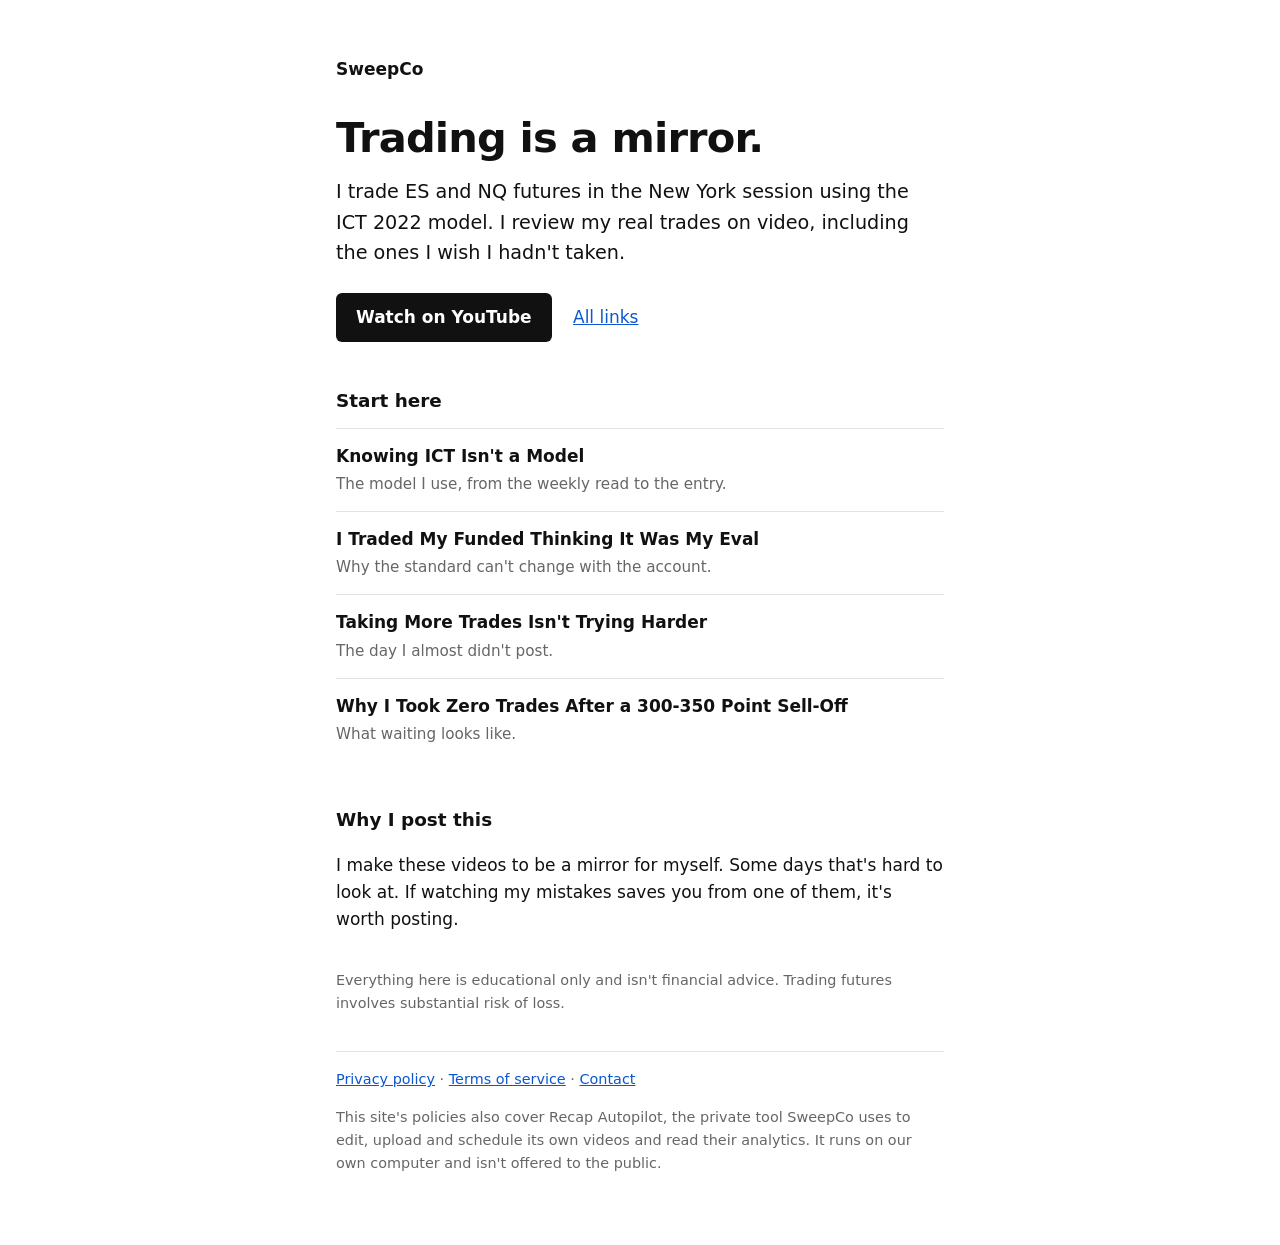
<file: index.html>
<!doctype html>
<html lang="en">
<head>
<meta charset="utf-8">
<meta name="viewport" content="width=device-width, initial-scale=1">
<title>SweepCo</title>
<meta name="description" content="Real ES and NQ futures trades reviewed honestly, mistakes included, so you can learn from them.">
<link rel="stylesheet" href="style.css">
</head>
<body>
<main>
  <p class="brand">SweepCo</p>
  <h1>Trading is a mirror.</h1>
  <p class="lead">I trade ES and NQ futures in the New York session using the ICT 2022 model. I review my real trades on video, including the ones I wish I hadn't taken.</p>
  <p><a class="button" href="https://youtube.com/@sweepcoofficial">Watch on YouTube</a> <a class="text-link" href="links.html">All links</a></p>

  <h2>Start here</h2>
  <ul class="videos">
    <li><a href="https://youtu.be/eRgahd6Irb8">Knowing ICT Isn't a Model</a><span>The model I use, from the weekly read to the entry.</span></li>
    <li><a href="https://youtu.be/vtA7BmySKdw">I Traded My Funded Thinking It Was My Eval</a><span>Why the standard can't change with the account.</span></li>
    <li><a href="https://youtu.be/fpb0hmCSx9w">Taking More Trades Isn't Trying Harder</a><span>The day I almost didn't post.</span></li>
    <li><a href="https://youtu.be/5qhmjHKMM_Y">Why I Took Zero Trades After a 300-350 Point Sell-Off</a><span>What waiting looks like.</span></li>
  </ul>

  <h2>Why I post this</h2>
  <p>I make these videos to be a mirror for myself. Some days that's hard to look at. If watching my mistakes saves you from one of them, it's worth posting.</p>

  <p class="note">Everything here is educational only and isn't financial advice. Trading futures involves substantial risk of loss.</p>

  <footer>
    <a href="privacy.html">Privacy policy</a> · <a href="terms.html">Terms of service</a> · <a href="mailto:sweepcoofficial@gmail.com">Contact</a>
    <p>This site's policies also cover Recap Autopilot, the private tool SweepCo uses to edit, upload and schedule its own videos and read their analytics. It runs on our own computer and isn't offered to the public.</p>
  </footer>
</main>
</body>
</html>
</file>
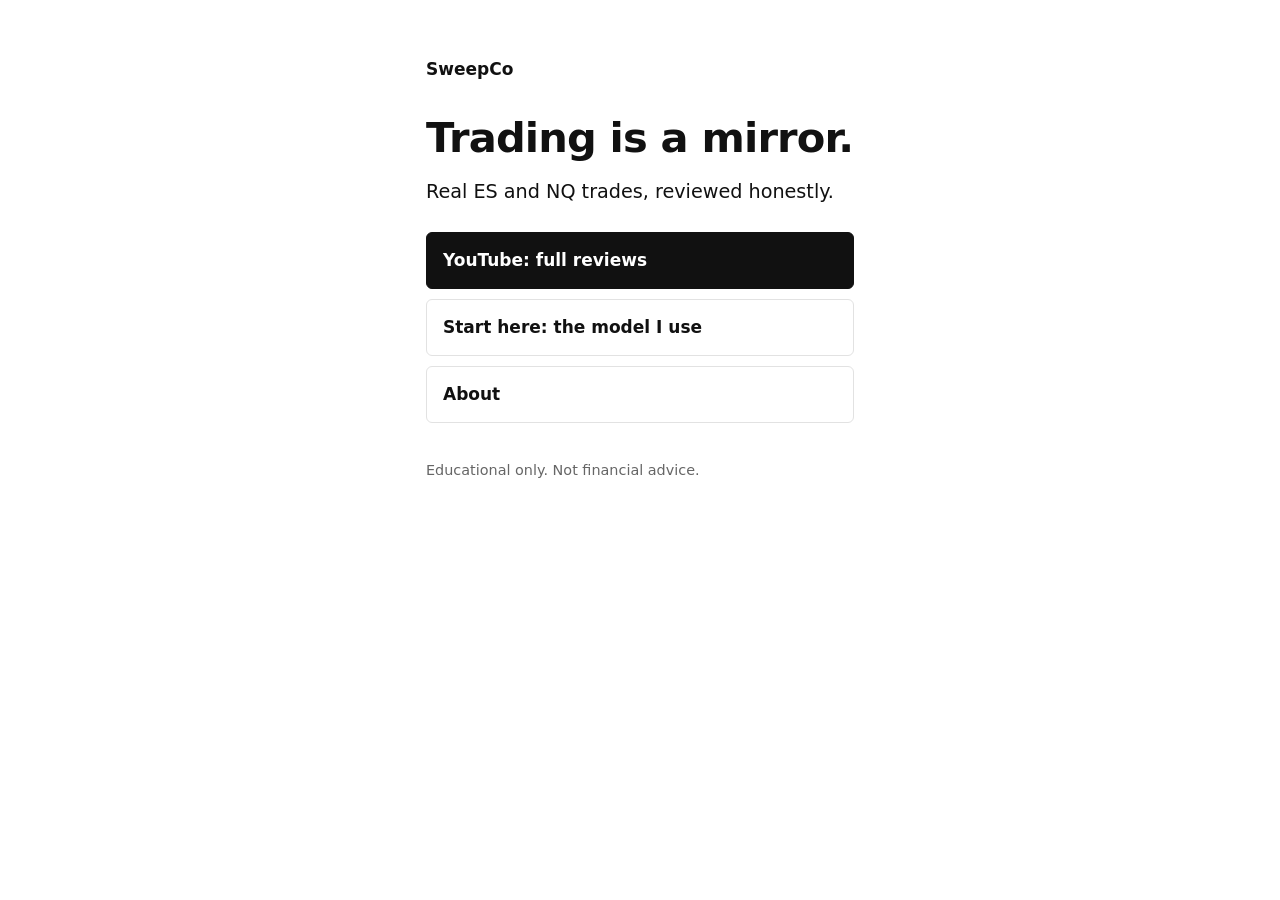
<file: links.html>
<!doctype html>
<html lang="en">
<head>
<meta charset="utf-8">
<meta name="viewport" content="width=device-width, initial-scale=1">
<title>SweepCo Links</title>
<meta name="description" content="Everywhere to find SweepCo.">
<link rel="stylesheet" href="style.css">
</head>
<body>
<main class="links">
  <p class="brand">SweepCo</p>
  <h1>Trading is a mirror.</h1>
  <p class="lead">Real ES and NQ trades, reviewed honestly.</p>
  <!-- Add each social here once its handle is confirmed. One line per account. -->
  <a class="link-row primary" href="https://youtube.com/@sweepcoofficial">YouTube: full reviews</a>
  <a class="link-row" href="https://youtu.be/eRgahd6Irb8">Start here: the model I use</a>
  <a class="link-row" href="index.html">About</a>
  <p class="note">Educational only. Not financial advice.</p>
</main>
</body>
</html>
</file>
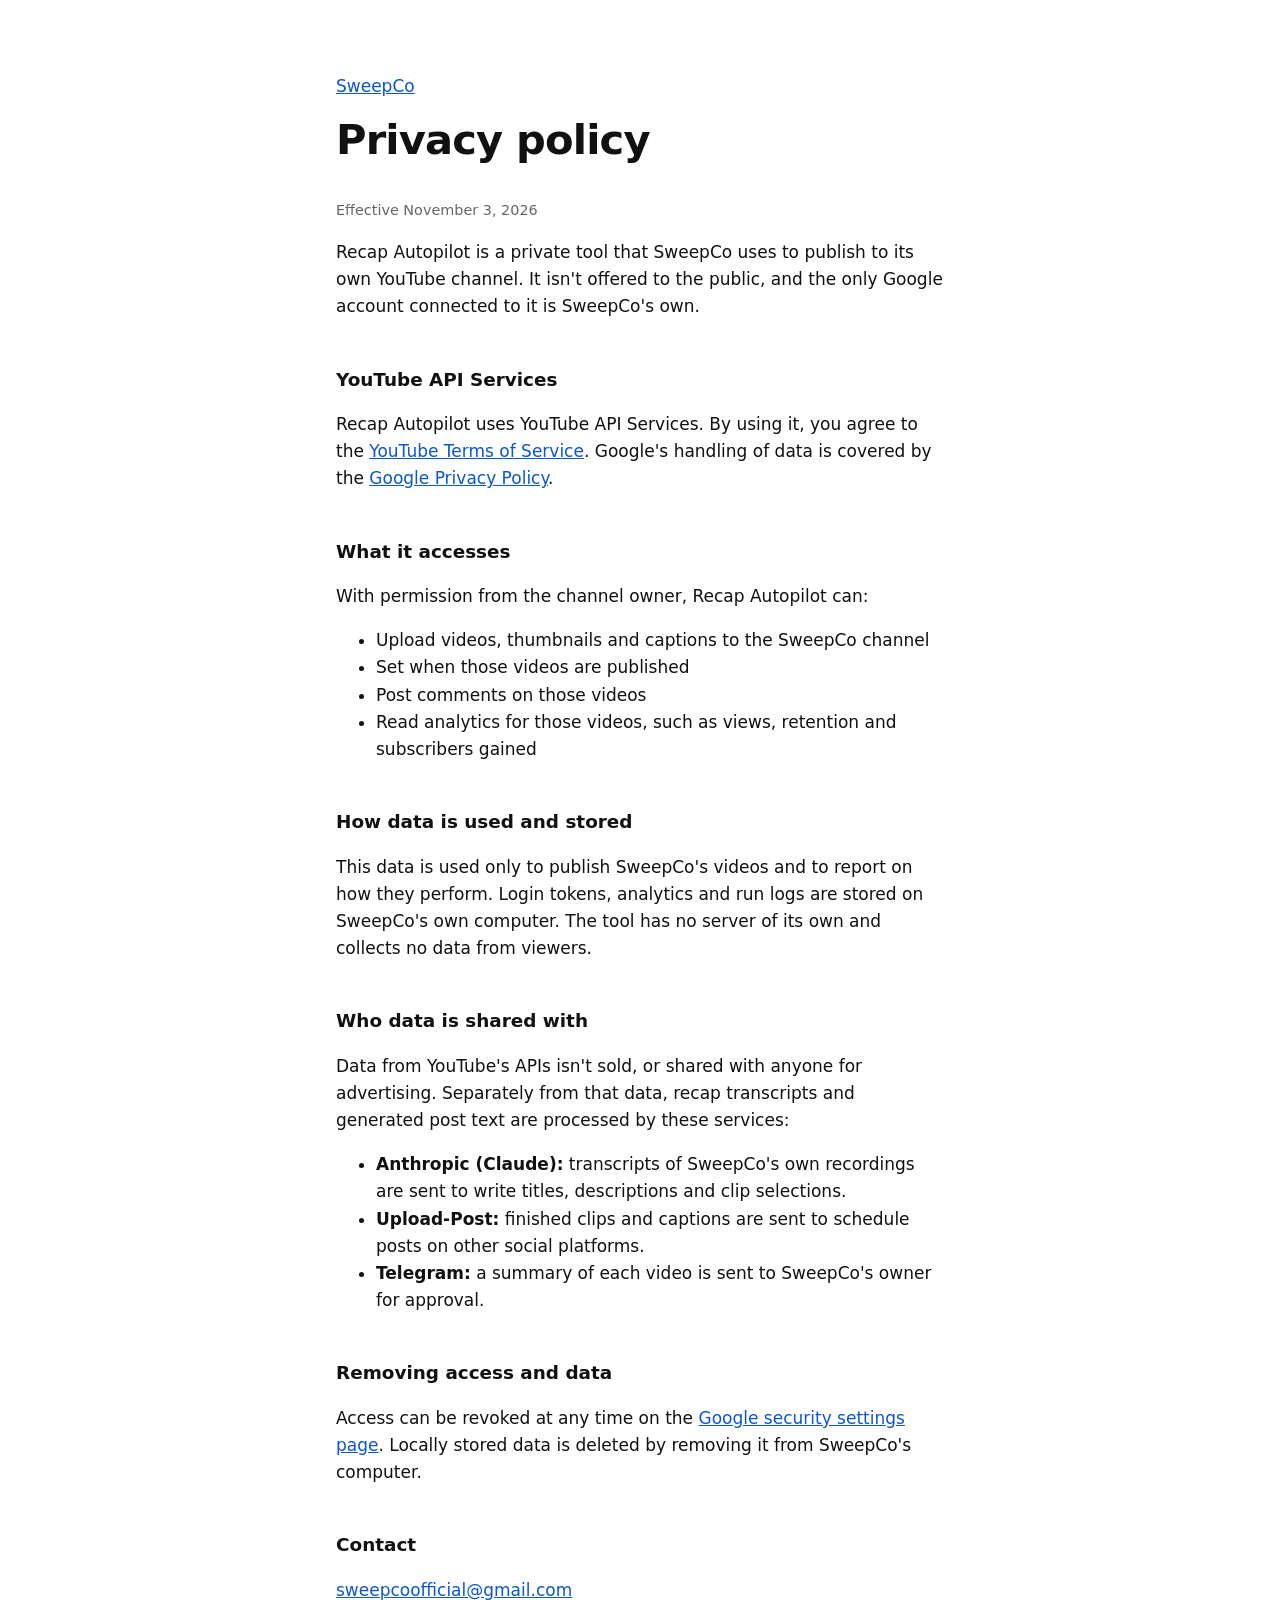
<file: privacy.html>
<!doctype html>
<html lang="en">
<head>
<meta charset="utf-8">
<meta name="viewport" content="width=device-width, initial-scale=1">
<title>Privacy Policy | SweepCo</title>
<link rel="stylesheet" href="style.css">
</head>
<body>
<main>
  <p><a href="index.html">SweepCo</a></p>
  <h1>Privacy policy</h1>
  <p class="note">Effective November 3, 2026</p>

  <p>Recap Autopilot is a private tool that SweepCo uses to publish to its own YouTube channel. It isn't offered to the public, and the only Google account connected to it is SweepCo's own.</p>

  <h2>YouTube API Services</h2>
  <p>Recap Autopilot uses YouTube API Services. By using it, you agree to the <a href="https://www.youtube.com/t/terms">YouTube Terms of Service</a>. Google's handling of data is covered by the <a href="https://policies.google.com/privacy">Google Privacy Policy</a>.</p>

  <h2>What it accesses</h2>
  <p>With permission from the channel owner, Recap Autopilot can:</p>
  <ul>
    <li>Upload videos, thumbnails and captions to the SweepCo channel</li>
    <li>Set when those videos are published</li>
    <li>Post comments on those videos</li>
    <li>Read analytics for those videos, such as views, retention and subscribers gained</li>
  </ul>

  <h2>How data is used and stored</h2>
  <p>This data is used only to publish SweepCo's videos and to report on how they perform. Login tokens, analytics and run logs are stored on SweepCo's own computer. The tool has no server of its own and collects no data from viewers.</p>

  <h2>Who data is shared with</h2>
  <p>Data from YouTube's APIs isn't sold, or shared with anyone for advertising. Separately from that data, recap transcripts and generated post text are processed by these services:</p>
  <ul>
    <li><strong>Anthropic (Claude):</strong> transcripts of SweepCo's own recordings are sent to write titles, descriptions and clip selections.</li>
    <li><strong>Upload-Post:</strong> finished clips and captions are sent to schedule posts on other social platforms.</li>
    <li><strong>Telegram:</strong> a summary of each video is sent to SweepCo's owner for approval.</li>
  </ul>

  <h2>Removing access and data</h2>
  <p>Access can be revoked at any time on the <a href="https://myaccount.google.com/permissions">Google security settings page</a>. Locally stored data is deleted by removing it from SweepCo's computer.</p>

  <h2>Contact</h2>
  <p><a href="mailto:sweepcoofficial@gmail.com">sweepcoofficial@gmail.com</a></p>
</main>
</body>
</html>
</file>
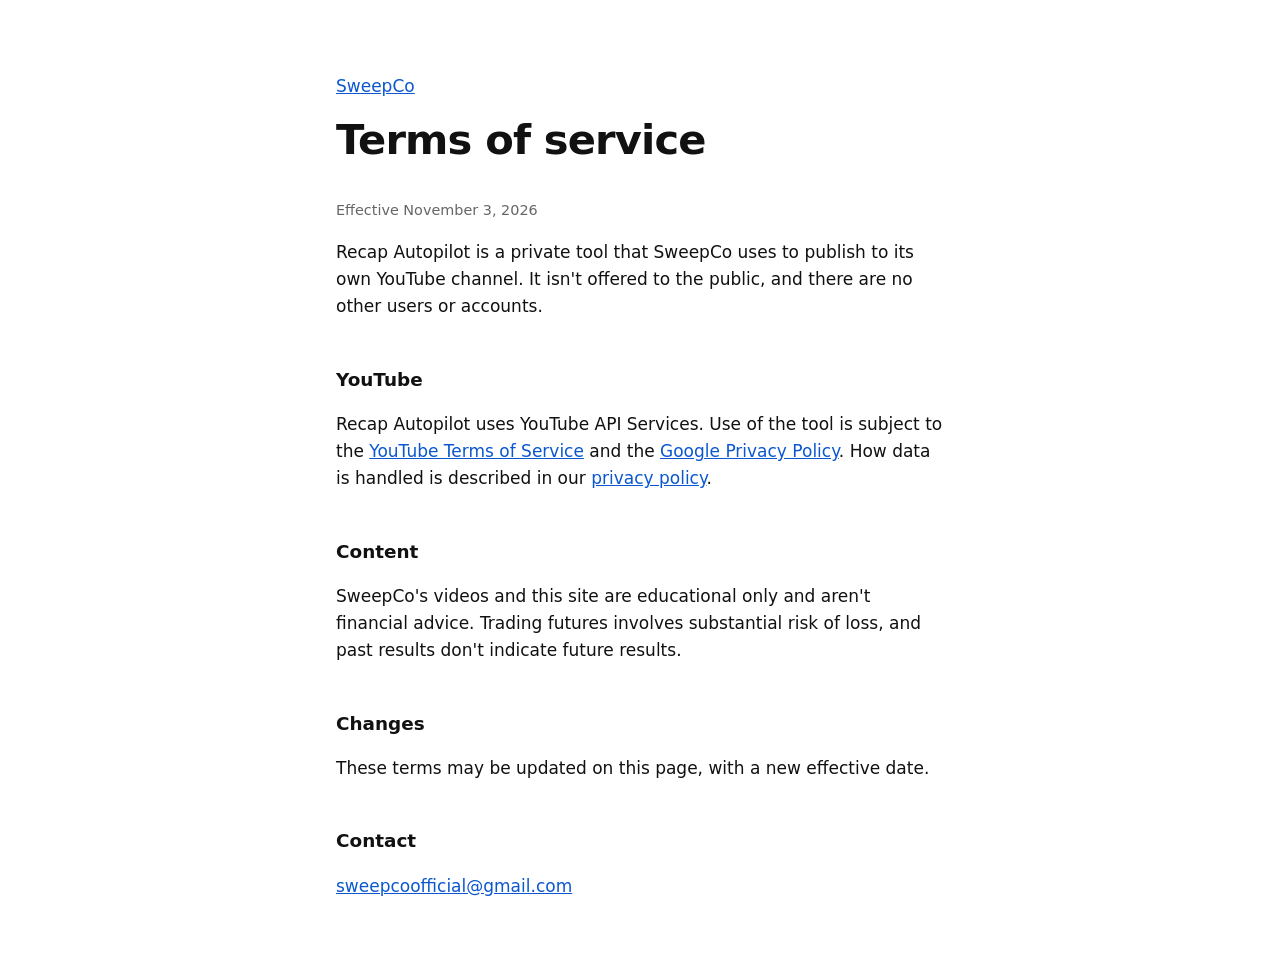
<file: terms.html>
<!doctype html>
<html lang="en">
<head>
<meta charset="utf-8">
<meta name="viewport" content="width=device-width, initial-scale=1">
<title>Terms of Service | SweepCo</title>
<link rel="stylesheet" href="style.css">
</head>
<body>
<main>
  <p><a href="index.html">SweepCo</a></p>
  <h1>Terms of service</h1>
  <p class="note">Effective November 3, 2026</p>

  <p>Recap Autopilot is a private tool that SweepCo uses to publish to its own YouTube channel. It isn't offered to the public, and there are no other users or accounts.</p>

  <h2>YouTube</h2>
  <p>Recap Autopilot uses YouTube API Services. Use of the tool is subject to the <a href="https://www.youtube.com/t/terms">YouTube Terms of Service</a> and the <a href="https://policies.google.com/privacy">Google Privacy Policy</a>. How data is handled is described in our <a href="privacy.html">privacy policy</a>.</p>

  <h2>Content</h2>
  <p>SweepCo's videos and this site are educational only and aren't financial advice. Trading futures involves substantial risk of loss, and past results don't indicate future results.</p>

  <h2>Changes</h2>
  <p>These terms may be updated on this page, with a new effective date.</p>

  <h2>Contact</h2>
  <p><a href="mailto:sweepcoofficial@gmail.com">sweepcoofficial@gmail.com</a></p>
</main>
</body>
</html>
</file>
<file: style.css>
:root { color-scheme: light dark; --bg: #fff; --text: #111; --muted: #666; --line: #e2e2e2; --link: #0b57d0; --button: #111; --button-text: #fff; }
@media (prefers-color-scheme: dark) {
  :root { --bg: #000; --text: #f5f5f5; --muted: #a3a3a3; --line: #2a2a2a; --link: #8ab4f8; --button: #f5f5f5; --button-text: #000; }
}
* { box-sizing: border-box; }
body { margin: 0; background: var(--bg); color: var(--text); font: 17px/1.6 "Segoe UI", system-ui, -apple-system, sans-serif; }
main { max-width: 640px; margin: 0 auto; padding: 56px 16px; }
h1 { font-size: 2.6rem; line-height: 1.1; letter-spacing: -0.02em; margin: 0 0 16px; }
h2 { font-size: 1.15rem; margin: 44px 0 12px; }
a { color: var(--link); }
.brand { font-weight: 700; margin: 0 0 32px; }
.lead { font-size: 1.2rem; margin: 0 0 24px; }
.note, footer { color: var(--muted); font-size: 0.9rem; }
.note { margin-top: 36px; }
.button { display: inline-block; padding: 11px 20px; border-radius: 6px; background: var(--button); color: var(--button-text); text-decoration: none; font-weight: 600; }
.text-link { margin-left: 16px; }
.videos { list-style: none; margin: 0; padding: 0; }
.videos li { padding: 14px 0; border-top: 1px solid var(--line); }
.videos a { display: block; font-weight: 600; color: var(--text); text-decoration: none; }
.videos a:hover { text-decoration: underline; }
.videos span { color: var(--muted); font-size: 0.95rem; }
footer { margin-top: 36px; border-top: 1px solid var(--line); padding-top: 16px; }
.links { max-width: 460px; }
.link-row { display: block; margin: 10px 0; padding: 14px 16px; border: 1px solid var(--line); border-radius: 6px; color: var(--text); text-decoration: none; font-weight: 600; }
.link-row:hover { border-color: var(--text); }
.link-row.primary { background: var(--button); border-color: var(--button); color: var(--button-text); }
@media (max-width: 480px) { h1 { font-size: 2.1rem; } main { padding-top: 36px; } }
</file>
